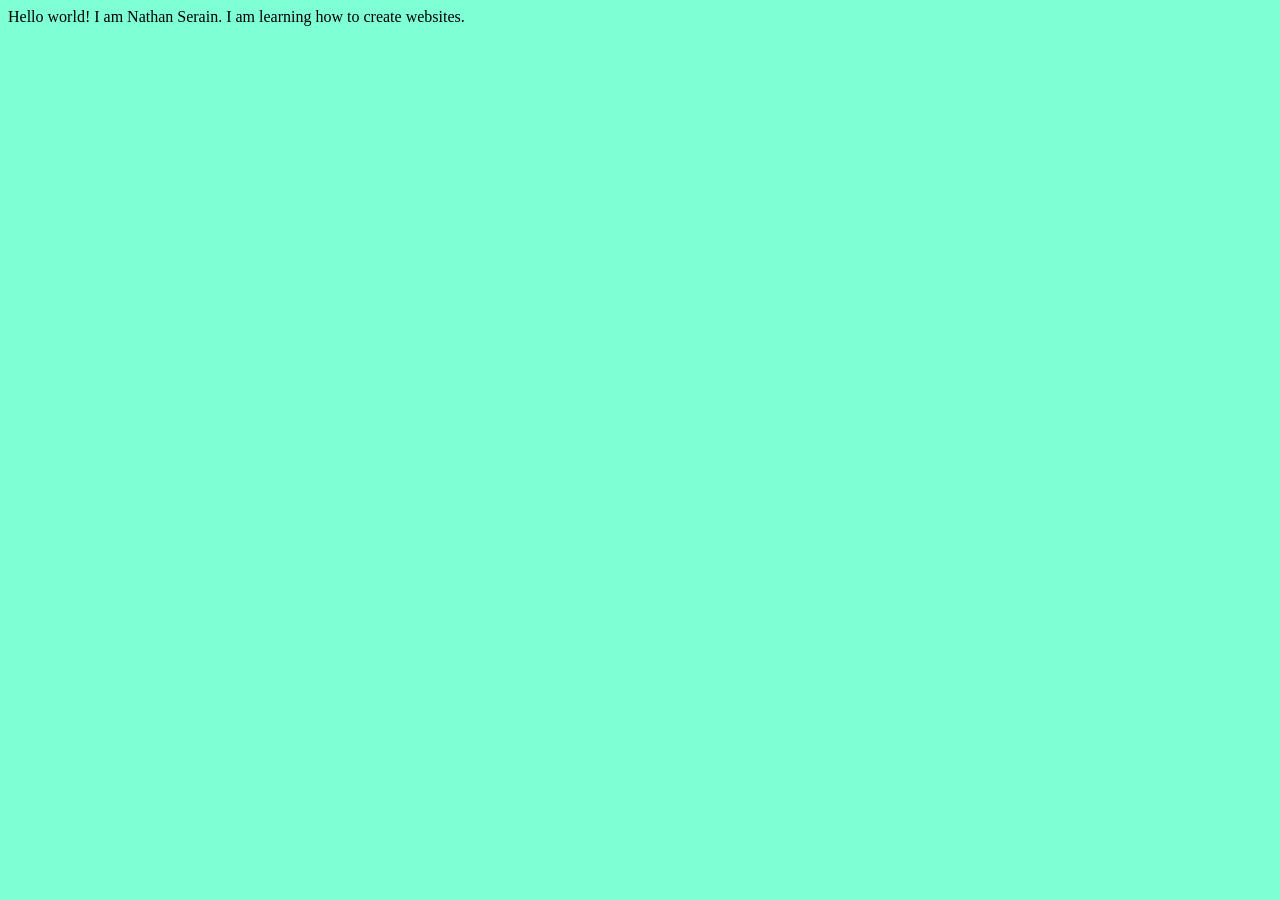
<file: index.html>
<!DOCTYPE html>
<html lang="en">
<head>
    <meta charset="UTF-8">
    <meta name="viewport" content="width=device-width, initial-scale=1.0">
    <title>Nathan's First Website</title>
    <link rel="stylesheet" href="styles.css">
</head>
<body>
    Hello world! I am Nathan Serain. I am learning how to create websites.
</body>
</html>
</file>
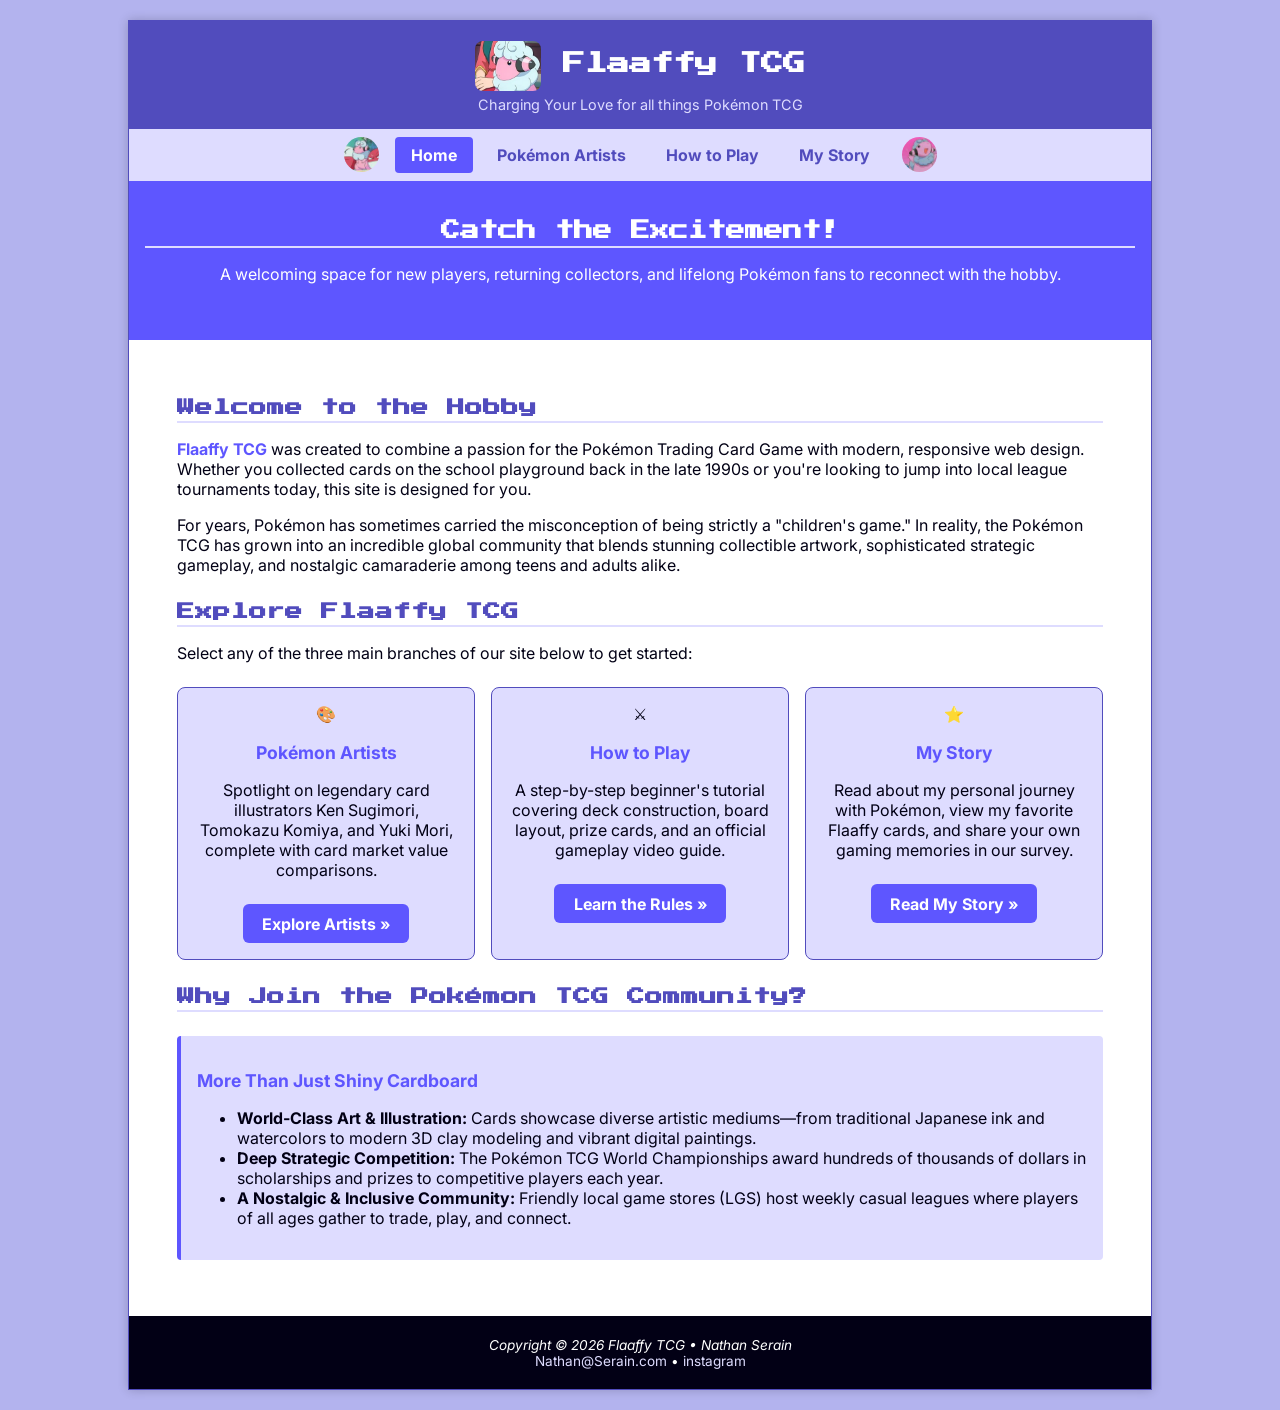
<file: nserain_CIS_webpage/index.html>
<!DOCTYPE html>
<html lang="en">
<head>
  <meta charset="utf-8">
  <meta name="viewport" content="width=device-width, initial-scale=1.0">
  <title>Flaaffy TCG :: Home</title>
  <link rel="stylesheet" href="flaaffy.css">
</head>
<body>
  <div id="wrapper">
    <header>
      <h1>
        <a href="index.html">
          <img src="assets/flaaffy-anime.jpg" alt="Flaaffy" class="header-logo">
          Flaaffy TCG
        </a>
      </h1>
       <div class="tagline">Charging Your Love for all things Pokémon TCG</div>
    </header>

    <nav>
      <div class="nav-container">
        <img src="assets/flaaffy_anime2.jpg" alt="Flaaffy Icon" class="nav-logo">
        <ul>
          <li><a href="index.html" class="active">Home</a></li>
          <li><a href="artists.html">Pokémon Artists</a></li>
          <li><a href="howtoplay.html">How to Play</a></li>
          <li><a href="mystory.html">My Story</a></li>
        </ul>
        <img src="assets/180-mollyhale.jpg" alt="Flaaffy Icon" class="nav-logo">
      </div>
    </nav>

    <div id="homehero" class="hero">
      <div class="hero-content">
        <h2>Catch the Excitement!</h2>
        <p>A welcoming space for new players, returning collectors, and lifelong Pokémon fans to reconnect with the hobby.</p>
      </div>
    </div>

    <main>
      <h2>Welcome to the Hobby</h2>
      <p>
        <span class="highlight">Flaaffy TCG</span> was created to combine a passion for the Pokémon Trading Card Game with modern, responsive web design. Whether you collected cards on the school playground back in the late 1990s or you're looking to jump into local league tournaments today, this site is designed for you.
      </p>
      <p>
        For years, Pokémon has sometimes carried the misconception of being strictly a "children's game." In reality, the Pokémon TCG has grown into an incredible global community that blends stunning collectible artwork, sophisticated strategic gameplay, and nostalgic camaraderie among teens and adults alike.
      </p>

      <h2>Explore Flaaffy TCG</h2>
      <p>Select any of the three main branches of our site below to get started:</p>

      <div class="action-cards-grid">
        <div class="action-card">
          <div>
            <div class="action-card-icon">&#127912;</div>
            <h3>Pokémon Artists</h3>
            <p>Spotlight on legendary card illustrators Ken Sugimori, Tomokazu Komiya, and Yuki Mori, complete with card market value comparisons.</p>
          </div>
          <a href="artists.html" class="btn">Explore Artists &raquo;</a>
        </div>

        <div class="action-card">
          <div>
            <div class="action-card-icon">&#9876;</div>
            <h3>How to Play</h3>
            <p>A step-by-step beginner's tutorial covering deck construction, board layout, prize cards, and an official gameplay video guide.</p>
          </div>
          <a href="howtoplay.html" class="btn">Learn the Rules &raquo;</a>
        </div>

        <div class="action-card">
          <div>
            <div class="action-card-icon">&#11088;</div>
            <h3>My Story</h3>
            <p>Read about my personal journey with Pokémon, view my favorite Flaaffy cards, and share your own gaming memories in our survey.</p>
          </div>
          <a href="mystory.html" class="btn">Read My Story &raquo;</a>
        </div>
      </div>

      <h2>Why Join the Pokémon TCG Community?</h2>
      <div class="feature-box">
        <h3>More Than Just Shiny Cardboard</h3>
        <ul>
          <li><strong>World-Class Art &amp; Illustration:</strong> Cards showcase diverse artistic mediums—from traditional Japanese ink and watercolors to modern 3D clay modeling and vibrant digital paintings.</li>
          <li><strong>Deep Strategic Competition:</strong> The Pokémon TCG World Championships award hundreds of thousands of dollars in scholarships and prizes to competitive players each year.</li>
          <li><strong>A Nostalgic &amp; Inclusive Community:</strong> Friendly local game stores (LGS) host weekly casual leagues where players of all ages gather to trade, play, and connect.</li>
        </ul>
      </div>


    
    </main>

    <footer>
      <i>Copyright &copy; 2026 Flaaffy TCG &bull; Nathan Serain </i><br>
      <a href="mailto:Nathan@Serain.com">Nathan@Serain.com</a> &bull; <a href="https://www.instagram.com/pokenathna/">instagram</a>
    </footer>
  </div>
</body>
</html>
</file>
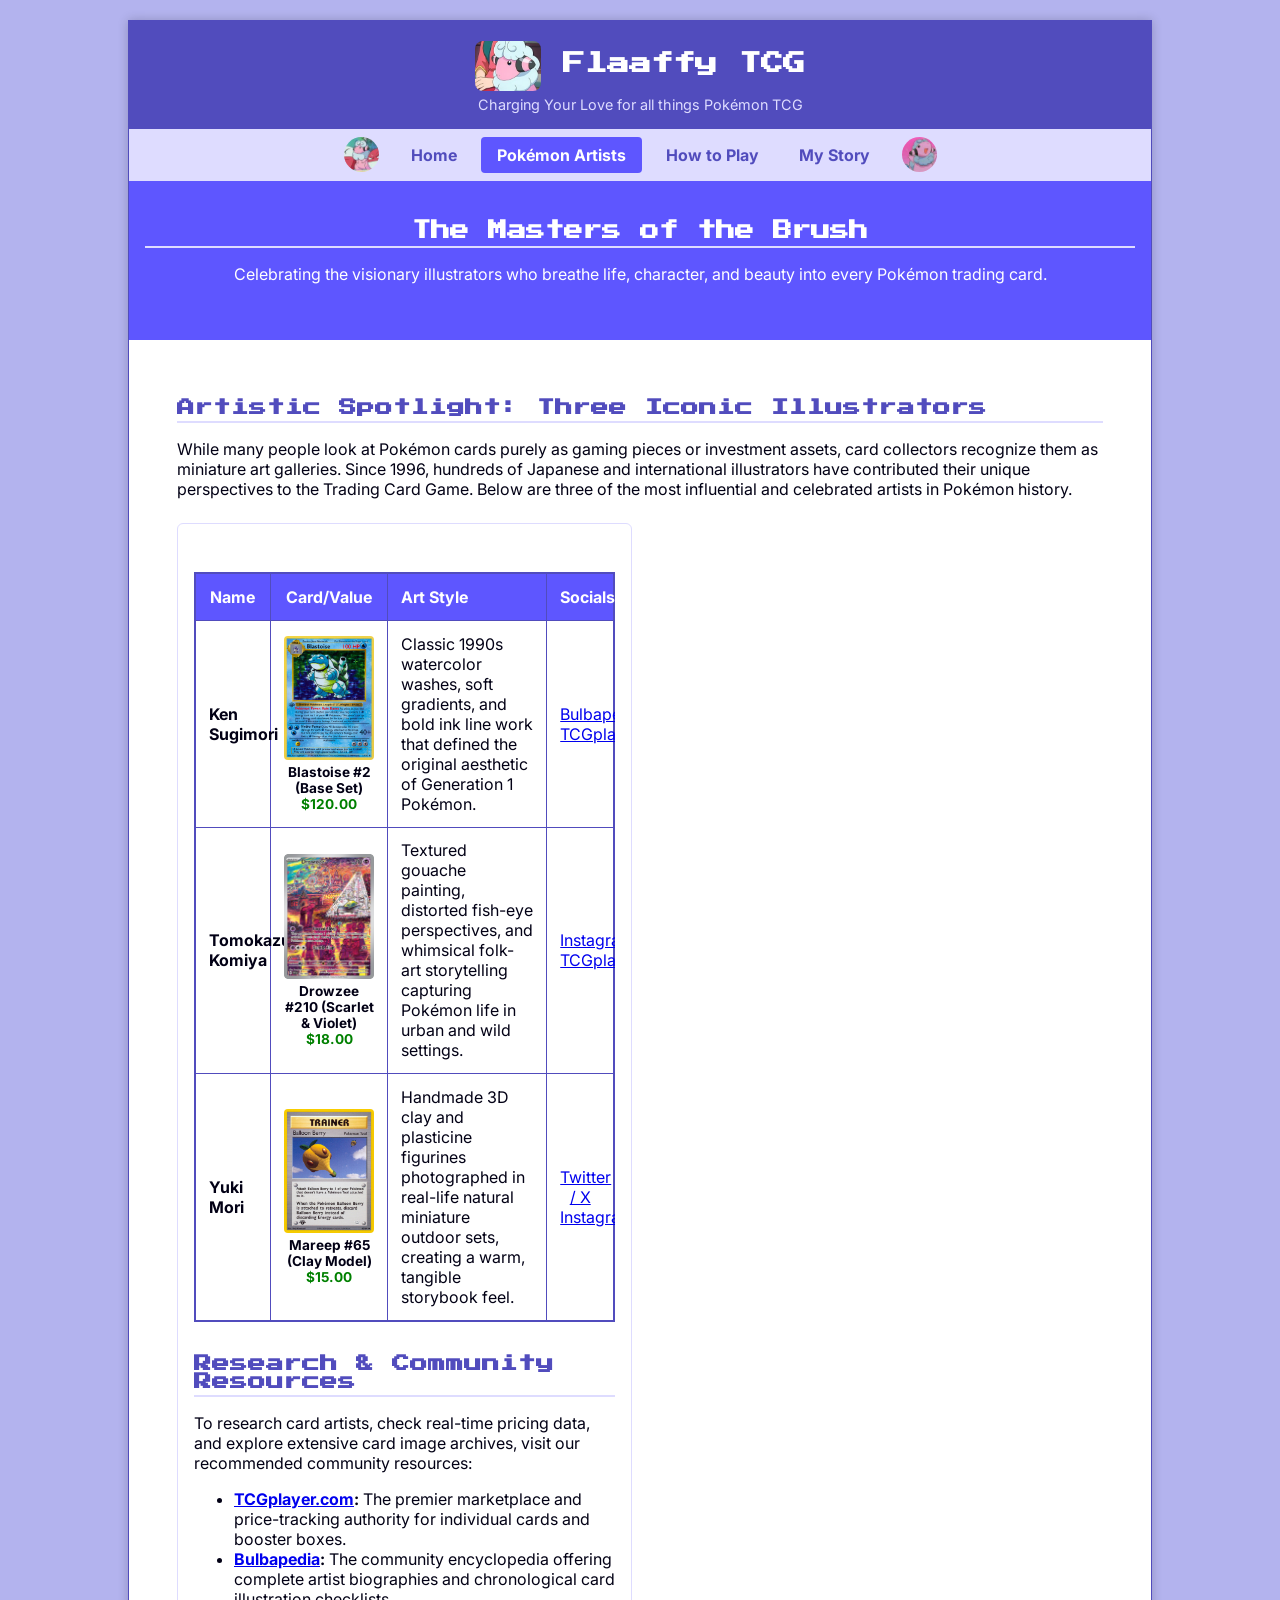
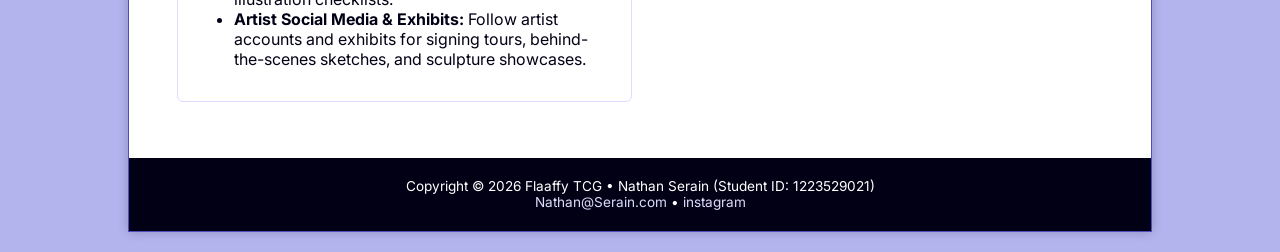
<file: nserain_CIS_webpage/artists.html>
<!DOCTYPE html>
<html lang="en">
<head>
  <meta charset="utf-8">
  <meta name="viewport" content="width=device-width, initial-scale=1.0">
  <title>Flaaffy TCG :: Pokémon Artists</title>
  <link rel="stylesheet" href="flaaffy.css">
</head>
<body>
  <div id="wrapper">
    <header>
      <h1>
        <a href="index.html">
          <img src="assets/flaaffy-anime.jpg" alt="Flaaffy" class="header-logo">
          Flaaffy TCG
        </a>
      </h1>
      <div class="tagline">Charging Your Love for all things Pokémon TCG</div>
    </header>

    <nav>
      <div class="nav-container">
        <img src="assets/flaaffy_anime2.jpg" alt="Flaaffy Icon" class="nav-logo">
        <ul>
          <li><a href="index.html">Home</a></li>
          <li><a href="artists.html" class="active">Pokémon Artists</a></li>
          <li><a href="howtoplay.html">How to Play</a></li>
          <li><a href="mystory.html">My Story</a></li>
        </ul>
        <img src="assets/180-mollyhale.jpg" alt="Flaaffy Icon" class="nav-logo">
      </div>
    </nav>

    <div id="artistshero" class="hero">
      <div class="hero-content">
        <h2>The Masters of the Brush</h2>
        <p>Celebrating the visionary illustrators who breathe life, character, and beauty into every Pokémon trading card.</p>
      </div>
    </div>

    <main>
      <h2>Artistic Spotlight: Three Iconic Illustrators</h2>
      <p>
        While many people look at Pokémon cards purely as gaming pieces or investment assets, card collectors recognize them as miniature art galleries. Since 1996, hundreds of Japanese and international illustrators have contributed their unique perspectives to the Trading Card Game. Below are three of the most influential and celebrated artists in Pokémon history.
      </p>

      <div class="card-grid">
        <div class="artist-card">
      <div class="table-responsive">    
        <table>
          <thead>
            <tr>
              <th class="col-name">Name</th>
              <th class="col-card">Card/Value</th>
              <th class="col-style">Art Style</th>
              <th class="col-socials">Socials</th>
            </tr>
          </thead>
          <tbody>
            <tr>
              <td><strong>Ken Sugimori</strong></td>
              <td class="col-card">
                <img src="assets/card-sugimori.png" alt="Blastoise Base Set by Ken Sugimori" class="table-card-img">
                <div class="card-caption">
                  Blastoise #2 (Base Set)<br>
                  <span class="price-tag">$120.00</span>
                </div>
              </td>
              <td class="col-style">
                Classic 1990s watercolor washes, soft gradients, and bold ink line work that defined the original aesthetic of Generation 1 Pokémon.
              </td>
              <td class="col-socials">
                <a href="https://bulbapedia.bulbagarden.net/wiki/Ken_Sugimori" target="_blank" rel="noopener noreferrer">Bulbapedia</a><br>
                <a href="https://www.tcgplayer.com" target="_blank" rel="noopener noreferrer">TCGplayer</a>
              </td>
            </tr>
            <tr>
              <td><strong>Tomokazu Komiya</strong></td>
              <td class="col-card">
                <img src="assets/card-komiya.png" alt="Drowzee Illustration Rare by Tomokazu Komiya" class="table-card-img">
                <div class="card-caption">
                  Drowzee #210 (Scarlet &amp; Violet)<br>
                  <span class="price-tag">$18.00</span>
                </div>
              </td>
              <td class="col-style">
                Textured gouache painting, distorted fish-eye perspectives, and whimsical folk-art storytelling capturing Pokémon life in urban and wild settings.
              </td>
              <td class="col-socials">
                <a href="https://www.instagram.com" target="_blank" rel="noopener noreferrer">Instagram</a><br>
                <a href="https://www.tcgplayer.com" target="_blank" rel="noopener noreferrer">TCGplayer</a>
              </td>
            </tr>
            <tr>
              <td><strong>Yuki Mori</strong></td>
              <td class="col-card">
                <img src="assets/card-morii.png" alt="Clay sculpture card by Yuki Mori" class="table-card-img">
                <div class="card-caption">
                  Mareep #65 (Clay Model)<br>
                  <span class="price-tag">$15.00</span>
                </div>
              </td>
              <td class="col-style">
                Handmade 3D clay and plasticine figurines photographed in real-life natural miniature outdoor sets, creating a warm, tangible storybook feel.
              </td>
              <td class="col-socials">
                <a href="https://twitter.com" target="_blank" rel="noopener noreferrer">Twitter / X</a><br>
                <a href="https://www.instagram.com" target="_blank" rel="noopener noreferrer">Instagram</a>
              </td>
            </tr>
          </tbody>
        </table>
      </div>

      <h2>Research &amp; Community Resources</h2>
      <p>
        To research card artists, check real-time pricing data, and explore extensive card image archives, visit our recommended community resources:
      </p>
      <ul>
        <li><strong><a href="https://www.tcgplayer.com" target="_blank" rel="noopener noreferrer">TCGplayer.com</a>:</strong> The premier marketplace and price-tracking authority for individual cards and booster boxes.</li>
        <li><strong><a href="https://bulbapedia.bulbagarden.net" target="_blank" rel="noopener noreferrer">Bulbapedia</a>:</strong> The community encyclopedia offering complete artist biographies and chronological card illustration checklists.</li>
        <li><strong>Artist Social Media &amp; Exhibits:</strong> Follow artist accounts and exhibits for signing tours, behind-the-scenes sketches, and sculpture showcases.</li>
      </ul>

    </main>

    <footer>
      Copyright &copy; 2026 Flaaffy TCG &bull; Nathan Serain (Student ID: 1223529021)<br>
      <a href="mailto:Nathan@Serain.com">Nathan@Serain.com</a> &bull; <a href="https://www.instagram.com/pokenathna/">instagram</a>
    </footer>
  </div>
</body>
</html>
</file>
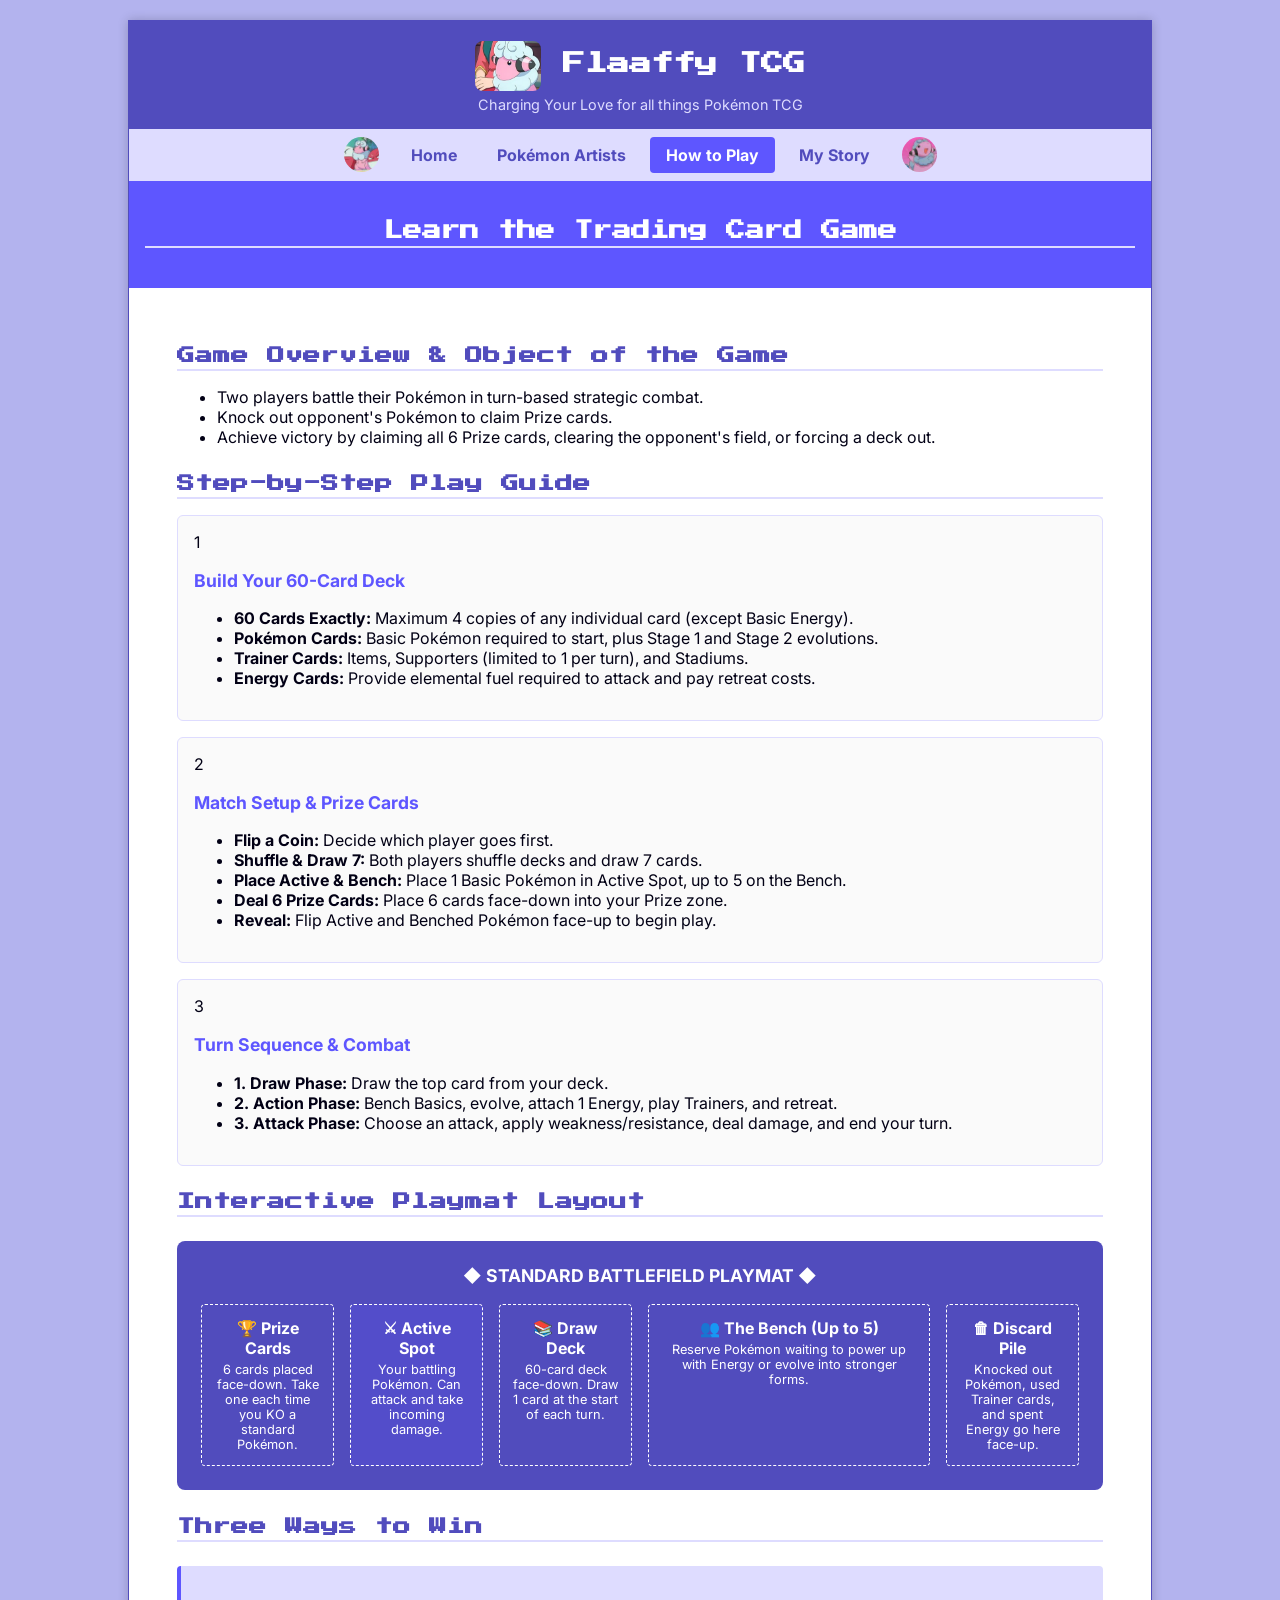
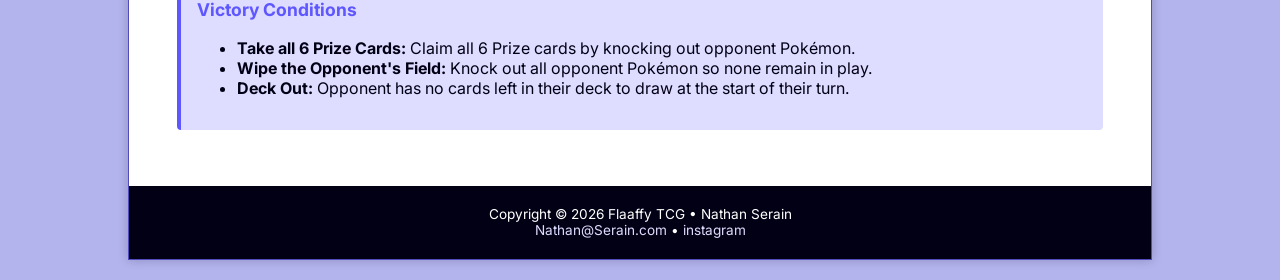
<file: nserain_CIS_webpage/howtoplay.html>
<!DOCTYPE html>
<html lang="en">
<head>
  <meta charset="utf-8">
  <meta name="viewport" content="width=device-width, initial-scale=1.0">
  <title>Flaaffy TCG :: How to Play</title>
  <link rel="stylesheet" href="flaaffy.css">
</head>
<body>
  <div id="wrapper">
    <header>
      <h1>
        <a href="index.html">
          <img src="assets/flaaffy-anime.jpg" alt="Flaaffy" class="header-logo">
          Flaaffy TCG
        </a>
      </h1>
      <div class="tagline">Charging Your Love for all things Pokémon TCG</div>
    </header>

    <nav>
      <div class="nav-container">
        <img src="assets/flaaffy_anime2.jpg" alt="Flaaffy Icon" class="nav-logo">
        <ul>
          <li><a href="index.html">Home</a></li>
          <li><a href="artists.html">Pokémon Artists</a></li>
          <li><a href="howtoplay.html" class="active">How to Play</a></li>
          <li><a href="mystory.html">My Story</a></li>
        </ul>
        <img src="assets/180-mollyhale.jpg" alt="Flaaffy Icon" class="nav-logo">
      </div>
    </nav>

    <div id="playhero" class="hero">
      <div class="hero-content">
        <h2>Learn the Trading Card Game</h2>
      </div>
    </div>

    <main>
      <h2>Game Overview &amp; Object of the Game</h2>
      <ul>
        <li>Two players battle their Pokémon in turn-based strategic combat.</li>
        <li>Knock out opponent's Pokémon to claim Prize cards.</li>
        <li>Achieve victory by claiming all 6 Prize cards, clearing the opponent's field, or forcing a deck out.</li>
      </ul>


      <h2>Step-by-Step Play Guide</h2>
      <div class="steps-container">

        <div class="step-card">
          <div class="step-number">1</div>
          <div class="step-details">
            <h3>Build Your 60-Card Deck</h3>
            <ul>
              <li><strong>60 Cards Exactly:</strong> Maximum 4 copies of any individual card (except Basic Energy).</li>
              <li><strong>Pokémon Cards:</strong> Basic Pokémon required to start, plus Stage 1 and Stage 2 evolutions.</li>
              <li><strong>Trainer Cards:</strong> Items, Supporters (limited to 1 per turn), and Stadiums.</li>
              <li><strong>Energy Cards:</strong> Provide elemental fuel required to attack and pay retreat costs.</li>
            </ul>
          </div>
        </div>

        <div class="step-card">
          <div class="step-number">2</div>
          <div class="step-details">
            <h3>Match Setup &amp; Prize Cards</h3>
            <ul>
              <li><strong>Flip a Coin:</strong> Decide which player goes first.</li>
              <li><strong>Shuffle &amp; Draw 7:</strong> Both players shuffle decks and draw 7 cards.</li>
              <li><strong>Place Active &amp; Bench:</strong> Place 1 Basic Pokémon in Active Spot, up to 5 on the Bench.</li>
              <li><strong>Deal 6 Prize Cards:</strong> Place 6 cards face-down into your Prize zone.</li>
              <li><strong>Reveal:</strong> Flip Active and Benched Pokémon face-up to begin play.</li>
            </ul>
          </div>
        </div>

        <div class="step-card">
          <div class="step-number">3</div>
          <div class="step-details">
            <h3>Turn Sequence &amp; Combat</h3>
            <ul>
              <li><strong>1. Draw Phase:</strong> Draw the top card from your deck.</li>
              <li><strong>2. Action Phase:</strong> Bench Basics, evolve, attach 1 Energy, play Trainers, and retreat.</li>
              <li><strong>3. Attack Phase:</strong> Choose an attack, apply weakness/resistance, deal damage, and end your turn.</li>
            </ul>
          </div>
        </div>

      </div>

      <h2>Interactive Playmat Layout</h2>
      <div class="playmat-diagram">
        <h3>&#9670; STANDARD BATTLEFIELD PLAYMAT &#9670;</h3>
        <div class="playmat-grid">
          <div class="mat-zone">
            <div class="mat-zone-title">&#127942; Prize Cards</div>
            <p>6 cards placed face-down. Take one each time you KO a standard Pokémon.</p>
          </div>
          <div class="mat-zone" style="border-color: var(--highlight-yellow); background-color: rgba(94, 86, 255, 0.2);">
            <div class="mat-zone-title">&#9876; Active Spot</div>
            <p>Your battling Pokémon. Can attack and take incoming damage.</p>
          </div>
          <div class="mat-zone">
            <div class="mat-zone-title">&#128218; Draw Deck</div>
            <p>60-card deck face-down. Draw 1 card at the start of each turn.</p>
          </div>
          <div class="mat-zone" style="grid-column: span 2;">
            <div class="mat-zone-title">&#128101; The Bench (Up to 5)</div>
            <p>Reserve Pokémon waiting to power up with Energy or evolve into stronger forms.</p>
          </div>
          <div class="mat-zone">
            <div class="mat-zone-title">&#128465; Discard Pile</div>
            <p>Knocked out Pokémon, used Trainer cards, and spent Energy go here face-up.</p>
          </div>
        </div>
      </div>

      <h2>Three Ways to Win</h2>
      <div class="feature-box">
        <h3>Victory Conditions</h3>
        <ul>
          <li><strong>Take all 6 Prize Cards:</strong> Claim all 6 Prize cards by knocking out opponent Pokémon.</li>
          <li><strong>Wipe the Opponent's Field:</strong> Knock out all opponent Pokémon so none remain in play.</li>
          <li><strong>Deck Out:</strong> Opponent has no cards left in their deck to draw at the start of their turn.</li>
        </ul>
      </div>

    </main>

    <footer>
      Copyright &copy; 2026 Flaaffy TCG &bull; Nathan Serain <br>
      <a href="mailto:Nathan@Serain.com">Nathan@Serain.com</a> &bull; <a href="https://www.instagram.com/pokenathna/">instagram</a>
    </footer>
  </div>
</body>
</html>
</file>
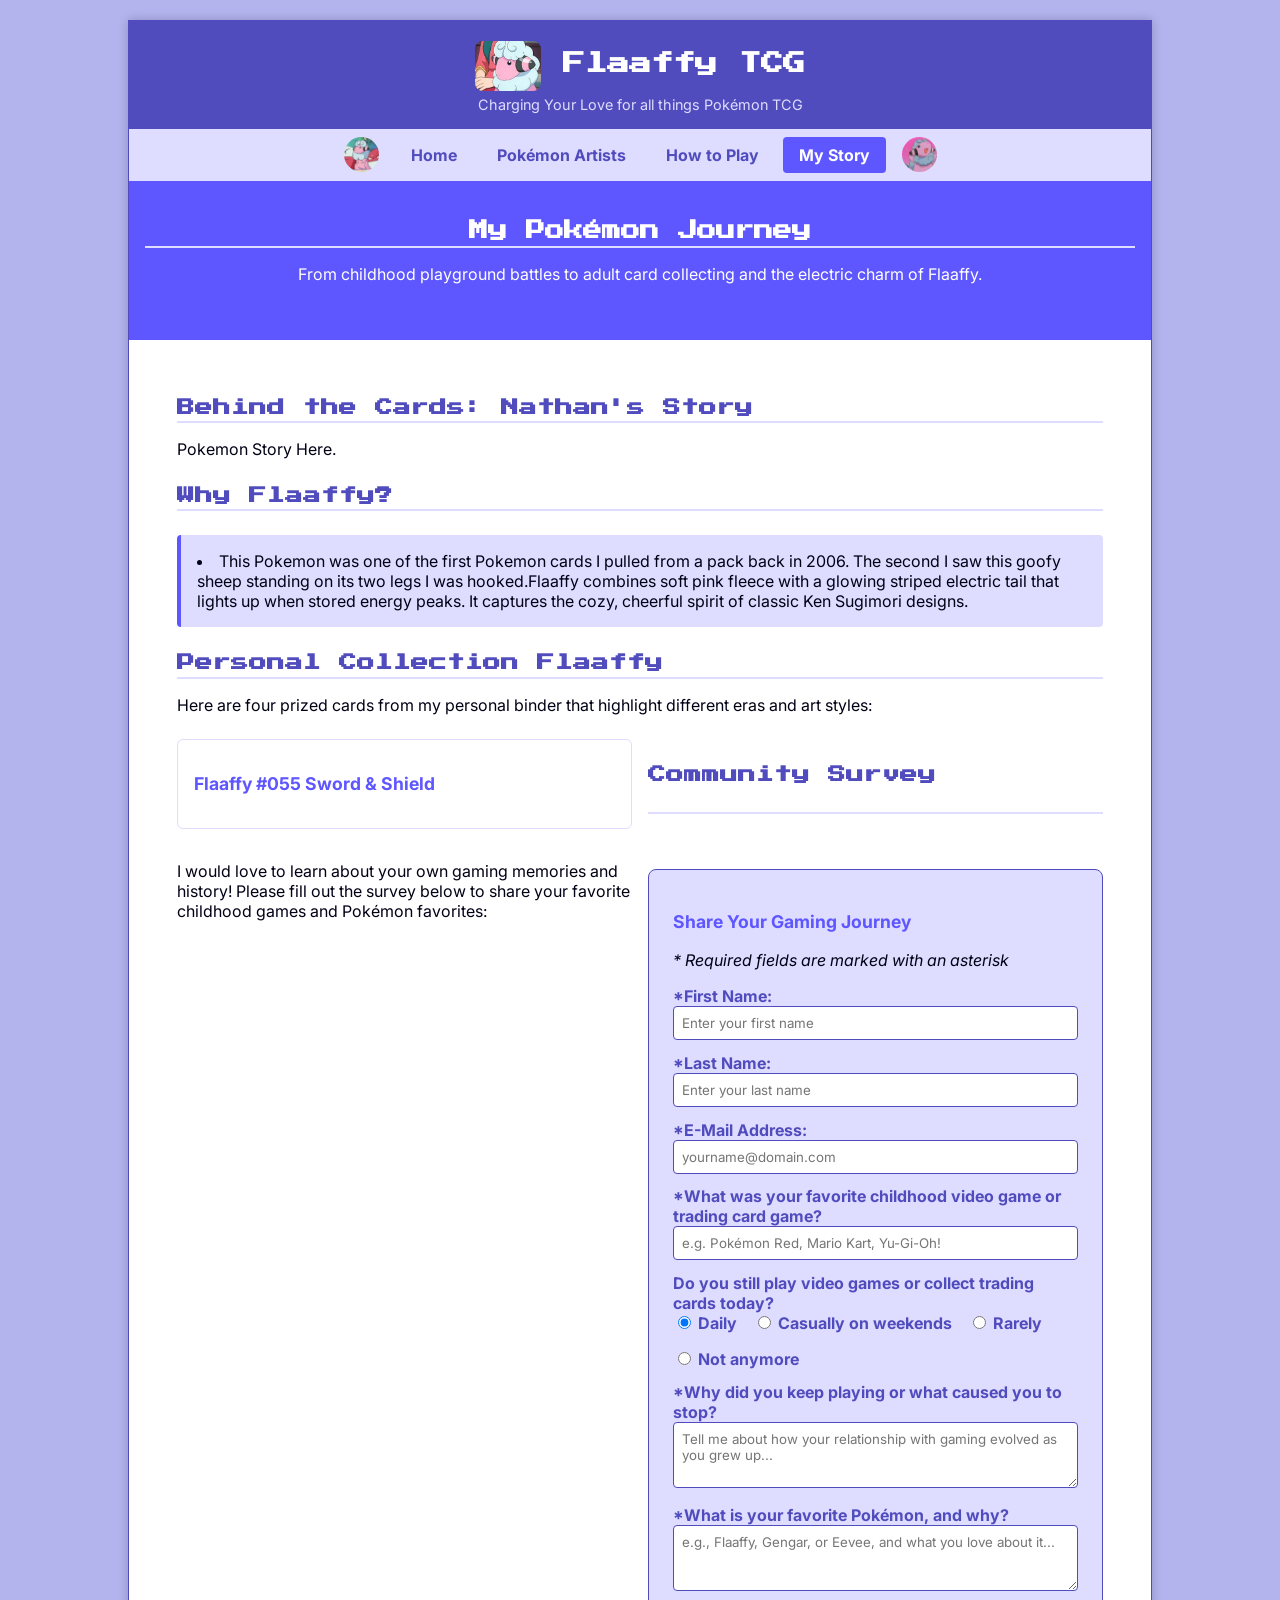
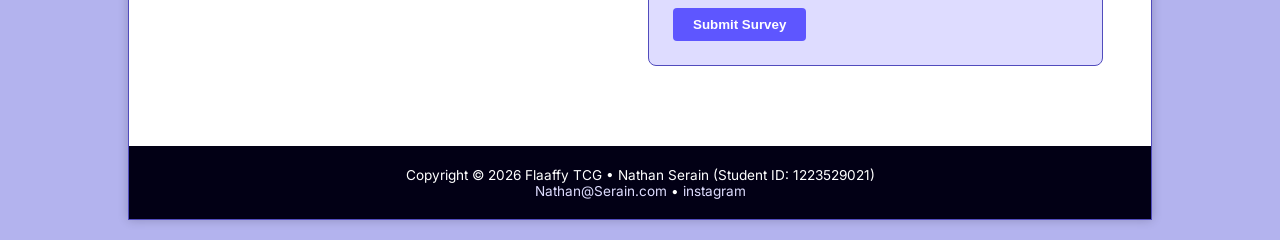
<file: nserain_CIS_webpage/mystory.html>
<!DOCTYPE html>
<html lang="en">
<head>
  <meta charset="utf-8">
  <meta name="viewport" content="width=device-width, initial-scale=1.0">
  <title>Flaaffy TCG :: My Story</title>
  <link rel="stylesheet" href="flaaffy.css">
</head>
<body>
  <div id="wrapper">
    <header>
      <h1>
        <a href="index.html">
          <img src="assets/flaaffy-anime.jpg" alt="Flaaffy" class="header-logo">
          Flaaffy TCG
        </a>
      </h1>
       <div class="tagline">Charging Your Love for all things Pokémon TCG</div>
    </header>

    <nav>
      <div class="nav-container">
        <img src="assets/flaaffy_anime2.jpg" alt="Flaaffy Icon" class="nav-logo">
        <ul>
          <li><a href="index.html">Home</a></li>
          <li><a href="artists.html">Pokémon Artists</a></li>
          <li><a href="howtoplay.html">How to Play</a></li>
          <li><a href="mystory.html" class="active">My Story</a></li>
        </ul>
        <img src="assets/180-mollyhale.jpg" alt="Flaaffy Icon" class="nav-logo">
      </div>
    </nav>

    <div id="storyhero" class="hero">
      <div class="hero-content">
        <h2>My Pokémon Journey</h2>
        <p>From childhood playground battles to adult card collecting and the electric charm of Flaaffy.</p>
      </div>
    </div>

    <main>
      <h2>Behind the Cards: Nathan's Story</h2>
      <p>
       Pokemon Story Here.
      </p>

      <h2>Why Flaaffy?</h2>
      <div class="feature-box">
  
          <li>This Pokemon was one of the first Pokemon cards I pulled from a pack back in 2006. The second I saw this goofy sheep standing on its two legs I was hooked.Flaaffy combines soft pink fleece with a glowing striped electric tail that lights up when stored energy peaks. It captures the cozy, cheerful spirit of classic Ken Sugimori designs.</li>
          
        
      </div>

      <h2>Personal Collection Flaaffy</h2>
      <p>Here are four prized cards from my personal binder that highlight different eras and art styles:</p>

      <div class="card-grid">
        <div class="artist-card">
          <h3>
            <span>Flaaffy #055</span>
            <span class="badge">Sword &amp; Shield</span>
          </h3>

        </div>

     

      <h2>Community Survey</h2>
      <p>
        I would love to learn about your own gaming memories and history! Please fill out the survey below to share your favorite childhood games and Pokémon favorites:
      </p>

      <div class="form-container">
        <h3>Share Your Gaming Journey</h3>
        <p><em>* Required fields are marked with an asterisk</em></p>

        <form method="post" action="https://webdevbasics.net/scripts/pacific.php">
          <div class="form-group">
            <label for="myFName">*First Name:</label>
            <input type="text" id="myFName" name="myFName" placeholder="Enter your first name" required>
          </div>

          <div class="form-group">
            <label for="myLName">*Last Name:</label>
            <input type="text" id="myLName" name="myLName" placeholder="Enter your last name" required>
          </div>

          <div class="form-group">
            <label for="myEmail">*E-Mail Address:</label>
            <input type="email" id="myEmail" name="myEmail" placeholder="yourname@domain.com" required>
          </div>

          <div class="form-group">
            <label for="childhoodGame">*What was your favorite childhood video game or trading card game?</label>
            <input type="text" id="childhoodGame" name="childhoodGame" placeholder="e.g. Pokémon Red, Mario Kart, Yu-Gi-Oh!" required>
          </div>

          <div class="form-group">
            <label>Do you still play video games or collect trading cards today?</label>
            <div class="radio-group">
              <label class="radio-label">
                <input type="radio" name="currentGamer" value="daily" checked> Daily
              </label>
              <label class="radio-label">
                <input type="radio" name="currentGamer" value="weekends"> Casually on weekends
              </label>
              <label class="radio-label">
                <input type="radio" name="currentGamer" value="rarely"> Rarely
              </label>
              <label class="radio-label">
                <input type="radio" name="currentGamer" value="stopped"> Not anymore
              </label>
            </div>
          </div>

          <div class="form-group">
            <label for="gameLifestyle">*Why did you keep playing or what caused you to stop?</label>
            <textarea id="gameLifestyle" name="gameLifestyle" rows="3" placeholder="Tell me about how your relationship with gaming evolved as you grew up..." required></textarea>
          </div>

          <div class="form-group">
            <label for="favoritePokemon">*What is your favorite Pokémon, and why?</label>
            <textarea id="favoritePokemon" name="favoritePokemon" rows="3" placeholder="e.g., Flaaffy, Gengar, or Eevee, and what you love about it..." required></textarea>
          </div>

          <input type="submit" value="Submit Survey">
        </form>
      </div>

    
    </main>

    <footer>
      Copyright &copy; 2026 Flaaffy TCG &bull; Nathan Serain (Student ID: 1223529021)<br>
      <a href="mailto:Nathan@Serain.com">Nathan@Serain.com</a> &bull; <a href="https://www.instagram.com/pokenathna/">instagram</a>
    </footer>
  </div>
</body>
</html>
</file>
<file: styles.css>
body{
    background-color: aquamarine;
}
</file>
<file: nserain_CIS_webpage/flaaffy.css>
@import url('https://fonts.googleapis.com/css2?family=Press+Start+2P&family=Inter:wght@400;700&display=swap');

:root {
  --text: #020015;
  --background: #b3b3ee;
  --primary: #5e56ff;
  --secondary: #dedcff;
  --accent: #514cbd;
}

* {
  box-sizing: border-box;
}

body {
  background-color: var(--background);
  color: var(--text);
  font-family: 'Inter', Arial, sans-serif;
  margin: 0;
  padding: 0;
}

#wrapper {
  background-color: #ffffff;
  width: 100%;
}

header {
  background-color: var(--accent);
  color: #ffffff;
  text-align: center;
  padding: 1em;
}

header h1 {
  font-family: 'Press Start 2P', monospace;
  font-size: 1.4em;
  margin: 0.2em 0;
}

header h1 a {
  color: #ffffff;
  text-decoration: none;
}

.header-logo {
  height: 50px;
  vertical-align: middle;
  border-radius: 8px;
}

.tagline {
  font-size: 0.9em;
  color: var(--secondary);
}

nav {
  background-color: var(--secondary);
  font-weight: bold;
  padding: 0.5em 0;
  text-align: center;
}

.nav-container {
  display: flex;
  align-items: center;
  justify-content: center;
  gap: 1em;
}

.nav-logo {
  height: 35px;
  width: 35px;
  border-radius: 50%;
  object-fit: cover;
}

nav ul {
  list-style-type: none;
  margin: 0;
  padding: 0;
  display: flex;
  flex-direction: column;
}

nav a {
  text-decoration: none;
  color: var(--accent);
  padding: 0.5em 1em;
  display: block;
  border-radius: 4px;
}

nav a:hover, nav a.active {
  background-color: var(--primary);
  color: #ffffff;
}

.hero {
  background-color: var(--primary);
  color: #ffffff;
  text-align: center;
  padding: 2.5em 1em;
}

.hero h2 {
  font-family: 'Press Start 2P', monospace;
  font-size: 1.2em;
  margin: 0;
  color: #ffffff;
}

main {
  background-color: #ffffff;
  padding: 1.5em;
}

h2 {
  font-family: 'Press Start 2P', monospace;
  color: var(--accent);
  font-size: 1.1em;
  margin-top: 1.5em;
  border-bottom: 2px solid var(--secondary);
  padding-bottom: 0.3em;
}

h3 {
  color: var(--primary);
  font-size: 1.1em;
  margin-top: 1em;
}

.highlight {
  color: var(--primary);
  font-weight: bold;
}

.action-cards-grid {
  display: flex;
  flex-direction: column;
  gap: 1em;
  margin: 1.5em 0;
}

.action-card {
  background-color: var(--secondary);
  border: 1px solid var(--accent);
  border-radius: 8px;
  padding: 1em;
  text-align: center;
}

.btn {
  display: inline-block;
  background-color: var(--primary);
  color: #ffffff;
  font-weight: bold;
  padding: 0.6em 1.2em;
  text-decoration: none;
  border-radius: 6px;
  margin-top: 0.5em;
}

.btn:hover {
  background-color: var(--accent);
}

.feature-box {
  background-color: var(--secondary);
  padding: 1em;
  border-left: 4px solid var(--primary);
  margin: 1.5em 0;
  border-radius: 4px;
}

.table-responsive {
  width: 100%;
  overflow-x: auto;
  margin: 2em 0;
}

table {
  width: 100%;
  border-collapse: collapse;
  table-layout: fixed;
  border: 2px solid var(--accent);
  margin: 0 auto;
}

th, td {
  border: 1px solid var(--accent);
  padding: 0.8em;
  vertical-align: middle;
}

th {
  background-color: var(--primary);
  color: #ffffff;
  text-align: center;
}

.col-name {
  width: 18%;
  text-align: center;
}

.col-card {
  width: 28%;
  text-align: center;
}

.col-style {
  width: 38%;
  text-align: left;
}

.col-socials {
  width: 16%;
  text-align: center;
}

.table-card-img {
  width: 90px;
  height: auto;
  border-radius: 4px;
  display: block;
  margin: 0 auto;
}

.card-caption {
  font-size: 0.85em;
  font-weight: bold;
  margin-top: 0.3em;
}

.price-tag {
  color: green;
  font-weight: bold;
}

.step-card {
  border: 1px solid var(--secondary);
  padding: 1em;
  margin: 1em 0;
  border-radius: 6px;
  background-color: #fafafa;
}

.playmat-diagram {
  background-color: var(--accent);
  color: #ffffff;
  padding: 1.5em;
  border-radius: 8px;
  margin: 1.5em 0;
}

.playmat-diagram h3 {
  color: #ffffff;
  text-align: center;
  margin-top: 0;
}

.playmat-grid {
  display: grid;
  grid-template-columns: repeat(auto-fit, minmax(130px, 1fr));
  gap: 1em;
}

.mat-zone {
  border: 1px dashed #ffffff;
  padding: 0.8em;
  text-align: center;
  border-radius: 4px;
}

.mat-zone-title {
  font-weight: bold;
  margin-bottom: 0.3em;
}

.mat-zone p {
  font-size: 0.8em;
  margin: 0;
}

.card-grid {
  display: flex;
  flex-direction: column;
  gap: 1em;
  margin: 1.5em 0;
}

.artist-card {
  border: 1px solid var(--secondary);
  border-radius: 6px;
  padding: 1em;
}

.form-container {
  background-color: var(--secondary);
  border: 1px solid var(--accent);
  border-radius: 8px;
  padding: 1.5em;
  margin: 1.5em 0;
}

form {
  display: grid;
  grid-template-columns: 1fr;
  gap: 0.8em;
}

label {
  font-weight: bold;
  color: var(--accent);
}

input[type="text"], input[type="email"], textarea {
  width: 100%;
  padding: 0.6em;
  border: 1px solid var(--accent);
  border-radius: 4px;
  font-family: inherit;
}

.radio-group {
  display: flex;
  gap: 1em;
  flex-wrap: wrap;
}

input[type="submit"] {
  background-color: var(--primary);
  color: #ffffff;
  font-weight: bold;
  border: none;
  padding: 0.7em 1.5em;
  border-radius: 4px;
  cursor: pointer;
  justify-self: start;
}

input[type="submit"]:hover {
  background-color: var(--accent);
}

footer {
  background-color: var(--text);
  color: #ffffff;
  text-align: center;
  padding: 1.5em;
  font-size: 0.85em;
}

footer a {
  color: var(--secondary);
  text-decoration: none;
}

footer a:hover {
  text-decoration: underline;
}

@media (min-width: 600px) {
  nav ul {
    flex-direction: row;
    justify-content: center;
    gap: 0.5em;
  }

  .action-cards-grid {
    flex-direction: row;
  }

  .action-card {
    flex: 1;
  }

  .card-grid {
    display: grid;
    grid-template-columns: 1fr 1fr;
  }
}

@media (min-width: 1024px) {
  #wrapper {
    width: 80%;
    margin: 20px auto;
    border: 1px solid var(--accent);
    box-shadow: 0 0 10px rgba(0, 0, 0, 0.2);
  }

  main {
    padding: 2em 3em;
  }
}
</file>
